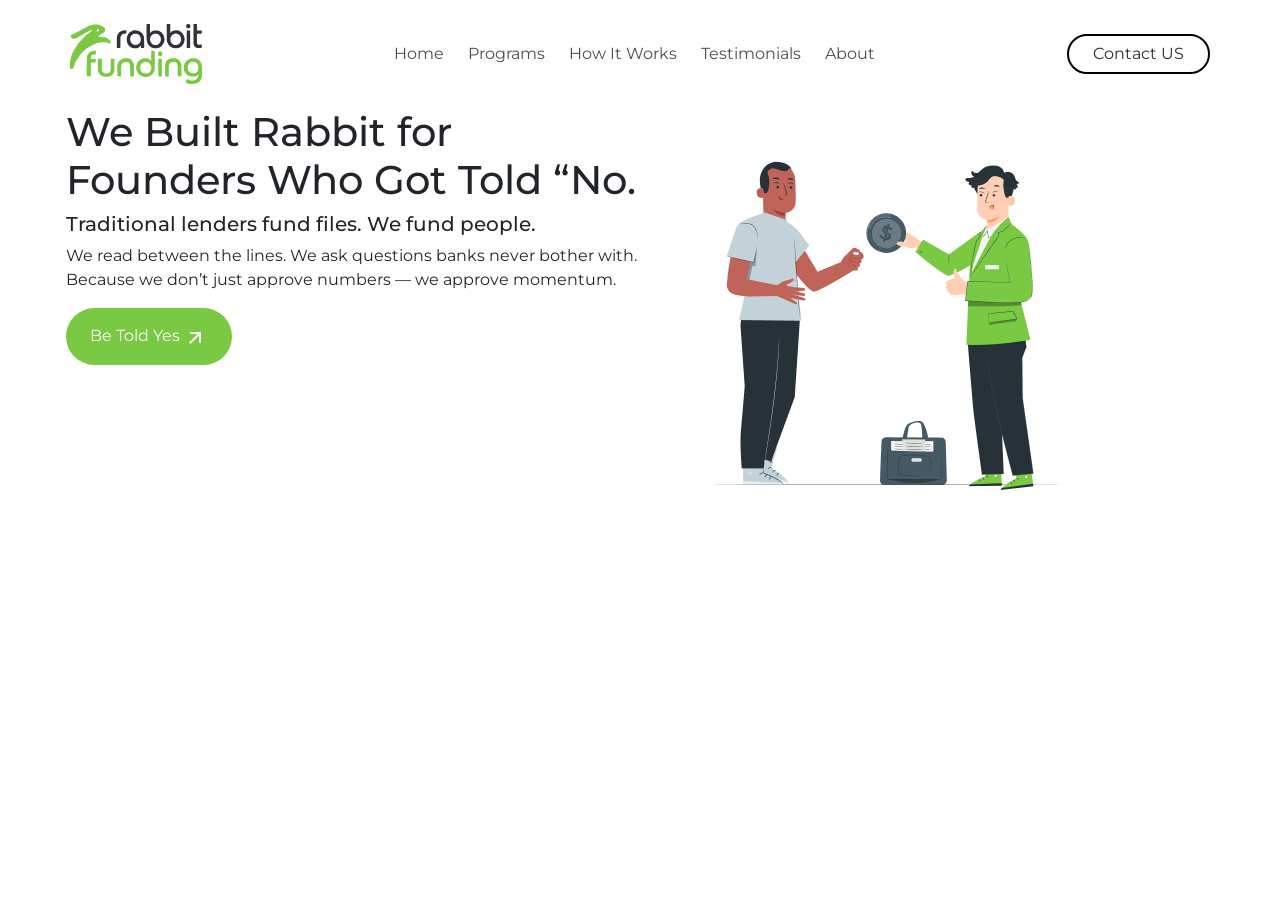
<file: index.html>
<!doctype html>
<html lang="en">

<head>
    <meta charset="utf-8">
    <meta name="viewport" content="width=device-width, initial-scale=1">
    <link rel="stylesheet" href="./assets/css/style.css">
    <title>Rabbit Funding</title>
    <link href="https://cdn.jsdelivr.net/npm/bootstrap@5.3.8/dist/css/bootstrap.min.css" rel="stylesheet"
        integrity="sha384-sRIl4kxILFvY47J16cr9ZwB07vP4J8+LH7qKQnuqkuIAvNWLzeN8tE5YBujZqJLB" crossorigin="anonymous">
</head>
<style>
    .custom-nav-container {
        max-width: 1172px;
        width: 100%;
        margin: auto;
        padding: 0 16px;
    }

    .container {
        max-width: 1172px;
        margin: auto;
        width: 100%;
    }

    .btn {
        color: rgba(43, 43, 43, 1);
    }

    .menu a {
        color: rgba(78, 78, 78, 1);
        font-weight: 400;
        font-size: 16px;
        white-space: nowrap;
    }

    .menu-icon {
        display: none;
    }

    @media (max-width:767.98px) {
        .menu {
            position: fixed;
            background-color: whitesmoke;
            width: 100%;
            height: 100%;
            top: 0;
            left: 100%;
            display: flex;
            justify-content: center;
            align-items: center;
            transition: 300ms;
        }

        .menu-icon {
            display: flex;
            flex-direction: column;
            gap: 5px;
            cursor: pointer;
            width: 23px;
            z-index: 0;

        }

        .menu-icon span {
            width: 100%;
            height: 3px;
            background: #333;
            border-radius: 5px;
            transform-origin: left;
        }

        #menu-button:checked~.menu {
            left: 0;
        }

        .container {
            flex-direction: column;
        }
    }
</style>

<body>

    <header>
        <div class="custom-nav-container">
            <!-- navber -->
            <div class="d-flex align-items-center justify-content-between py-4 gap-2">
                <a href="/">
                    <img src="/assets/images/svg/logo.svg" alt="">
                </a>
                <input hidden type="checkbox" id="menu-button">
                <label class="d-md-none position-relative z-1" for="menu-button">
                    <div class="menu-icon">
                        <span></span>
                        <span></span>
                        <span></span>
                    </div>
                </label>
                <!-- navmenu -->
                <nav class="menu">
                    <div class="d-flex gap-4  align-items-center flex-column flex-md-row">
                        <a class="text-decoration-none" href="/">Home</a>
                        <a class="text-decoration-none" href="/">Programs</a>
                        <a class="text-decoration-none" href="/">How It Works</a>
                        <a class="text-decoration-none" href="/">Testimonials</a>
                        <a class="text-decoration-none" href="/">About</a>
                    </div>
                </nav>
                <button class="btn px-4 py-9 rounded-5 border-black border-2 d-md-flex d-none m-0 text-nowrap">Contact
                    US</button>
            </div>
        </div>
        <section>
            <div class="container d-flex gap-5">
                <div class="col-6 ">
                    <h1>We Built Rabbit for Founders Who Got Told “No.</h1>
                    <h5>Traditional lenders fund files. We fund people.</h5>
                    <p>We read between the lines. We ask questions banks never bother with. Because we don’t just
                        approve numbers — we approve momentum.</p>
                    <button class="btn-1 px-4 py-3 rounded-5 ">Be Told Yes
                        <span><img src="/assets/images/svg/arrow-left-down-line.svg" alt=""></span>
                    </button>
                </div>
                <div class="col-6">
                    <img src="/assets/images/14327660_5474228 1.png" alt="">
                </div>
            </div>
        </section>
    </header>

    <script src="https://cdn.jsdelivr.net/npm/bootstrap@5.3.8/dist/js/bootstrap.bundle.min.js"
        integrity="sha384-FKyoEForCGlyvwx9Hj09JcYn3nv7wiPVlz7YYwJrWVcXK/BmnVDxM+D2scQbITxI"
        crossorigin="anonymous"></script>
</body>

</html>
</file>
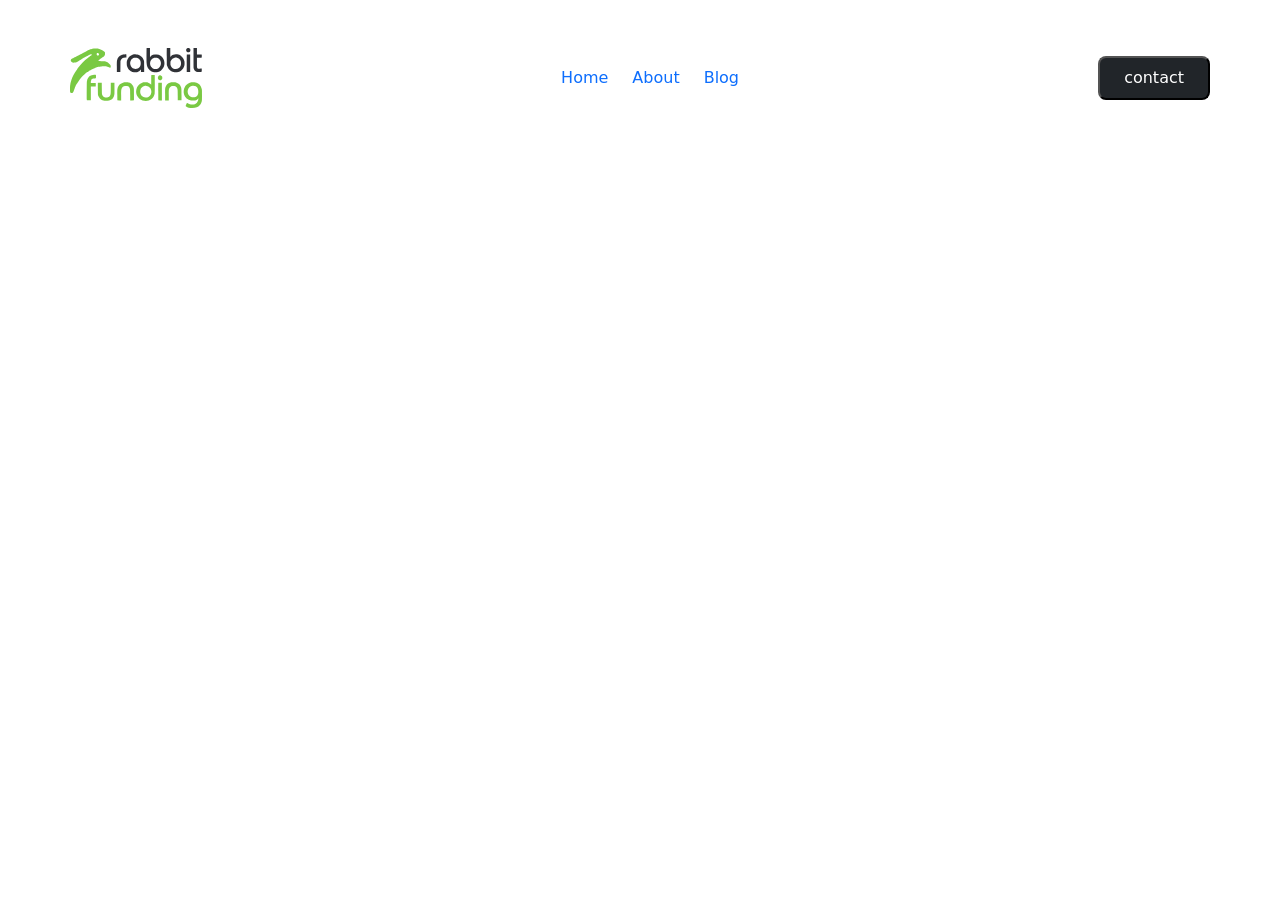
<file: new-header.html>
<!doctype html>
<html lang="en">

<head>
    <meta charset="utf-8">
    <meta name="viewport" content="width=device-width, initial-scale=1">
    <title>New Header</title>
    <link href="https://cdn.jsdelivr.net/npm/bootstrap@5.3.8/dist/css/bootstrap.min.css" rel="stylesheet"
        integrity="sha384-sRIl4kxILFvY47J16cr9ZwB07vP4J8+LH7qKQnuqkuIAvNWLzeN8tE5YBujZqJLB" crossorigin="anonymous">

    <style>
        .custom-nav-container {
            max-width: 1172px;
            width: 100%;
            margin: auto;
            padding: 0 16px;
        }

        @media (max-width : 768px) {
            .menu {
                position: fixed;
                background-color: whitesmoke;
                width: 100%;
                height: 100%;
                top: 0;
                left: 100%;
                justify-content: center;
                align-items: center;
                display: flex;
                transition: all 0.3s;
            }

            #menu-button:checked~.menu {
                left: 0;
            }
        }
    </style>
<body>
    <header>
        <div class="custom-nav-container">
            <div class="d-flex py-5 align-items-center justify-content-between">
                <a href="/">
                    <img src="./assets/images/svg/logo.svg" alt="logo">
                </a>
                <input hidden type="checkbox" id="menu-button">
                <label class="d-md-none position-relative z-1" for="menu-button">Menu</label>
                <nav class="menu">
                    <div class="d-flex gap-4 align-items-center flex-column flex-md-row">
                        <a class="text-decoration-none" href="/">Home</a>
                        <a class="text-decoration-none" href="/">About</a>
                        <a class="text-decoration-none" href="/">Blog</a>
                        <button class="px-4 py-2 rounded-3 bg-dark d-md-none d-flex text-white m-0">
                            contact
                        </button>
                    </div>
                </nav>

                <button class="px-4 py-2 rounded-3 bg-dark d-md-flex d-none  text-white m-0">
                    contact
                </button>
            </div>
        </div>
    </header>
    <!-- <section class="d-flex p-5 gap-5 w-100">
        <div class="bg-danger" style="width: 100px; height: 100px;"></div>
        <div class="bg-danger" style="width: 100px; height: 90px;"></div>
        <div class="bg-danger" style="width: 100px; height: 90px;"></div>
    </section> -->
    <!-- <main>
        <section>
        </section>
    </main>
    <footer></footer> -->
    <script src="https://cdn.jsdelivr.net/npm/bootstrap@5.3.8/dist/js/bootstrap.bundle.min.js"
        integrity="sha384-FKyoEForCGlyvwx9Hj09JcYn3nv7wiPVlz7YYwJrWVcXK/BmnVDxM+D2scQbITxI"
        crossorigin="anonymous"></script>
</body>

</html>
</file>
<file: assets/css/style.css>
@import url('https://fonts.googleapis.com/css2?family=Montserrat:ital,wght@0,100..900;1,100..900&display=swap');

* {
    font-family: "Montserrat", sans-serif;
}


.paragraph h1 {
    font-weight: 700;
    font-style: Bold;
    font-size: 52px;
    line-height: 120%;
    letter-spacing: 0%;
    white-space: nowrap;
   
}

.paragraph h5 {
    
    font-weight: 600;
    font-size: 20px;
    line-height: 100%;
    letter-spacing: 0%;
}

.paragraph p {
    vertical-align: top;
    font-weight: 400;
    font-size: 16px;
    line-height: 150%;
    letter-spacing: 0%;

}

.btn-1 {
    background-color: rgba(122, 201, 67, 1);
    color: white;
    border: none;
}

@media (max-width:991.98px) {
    .container h1 {
        font-size: 45px;

    }

    .container h5 {
        font-size: 15px;
    }

    .paragraph {
        font-size: 10px;
    }
}
</file>
